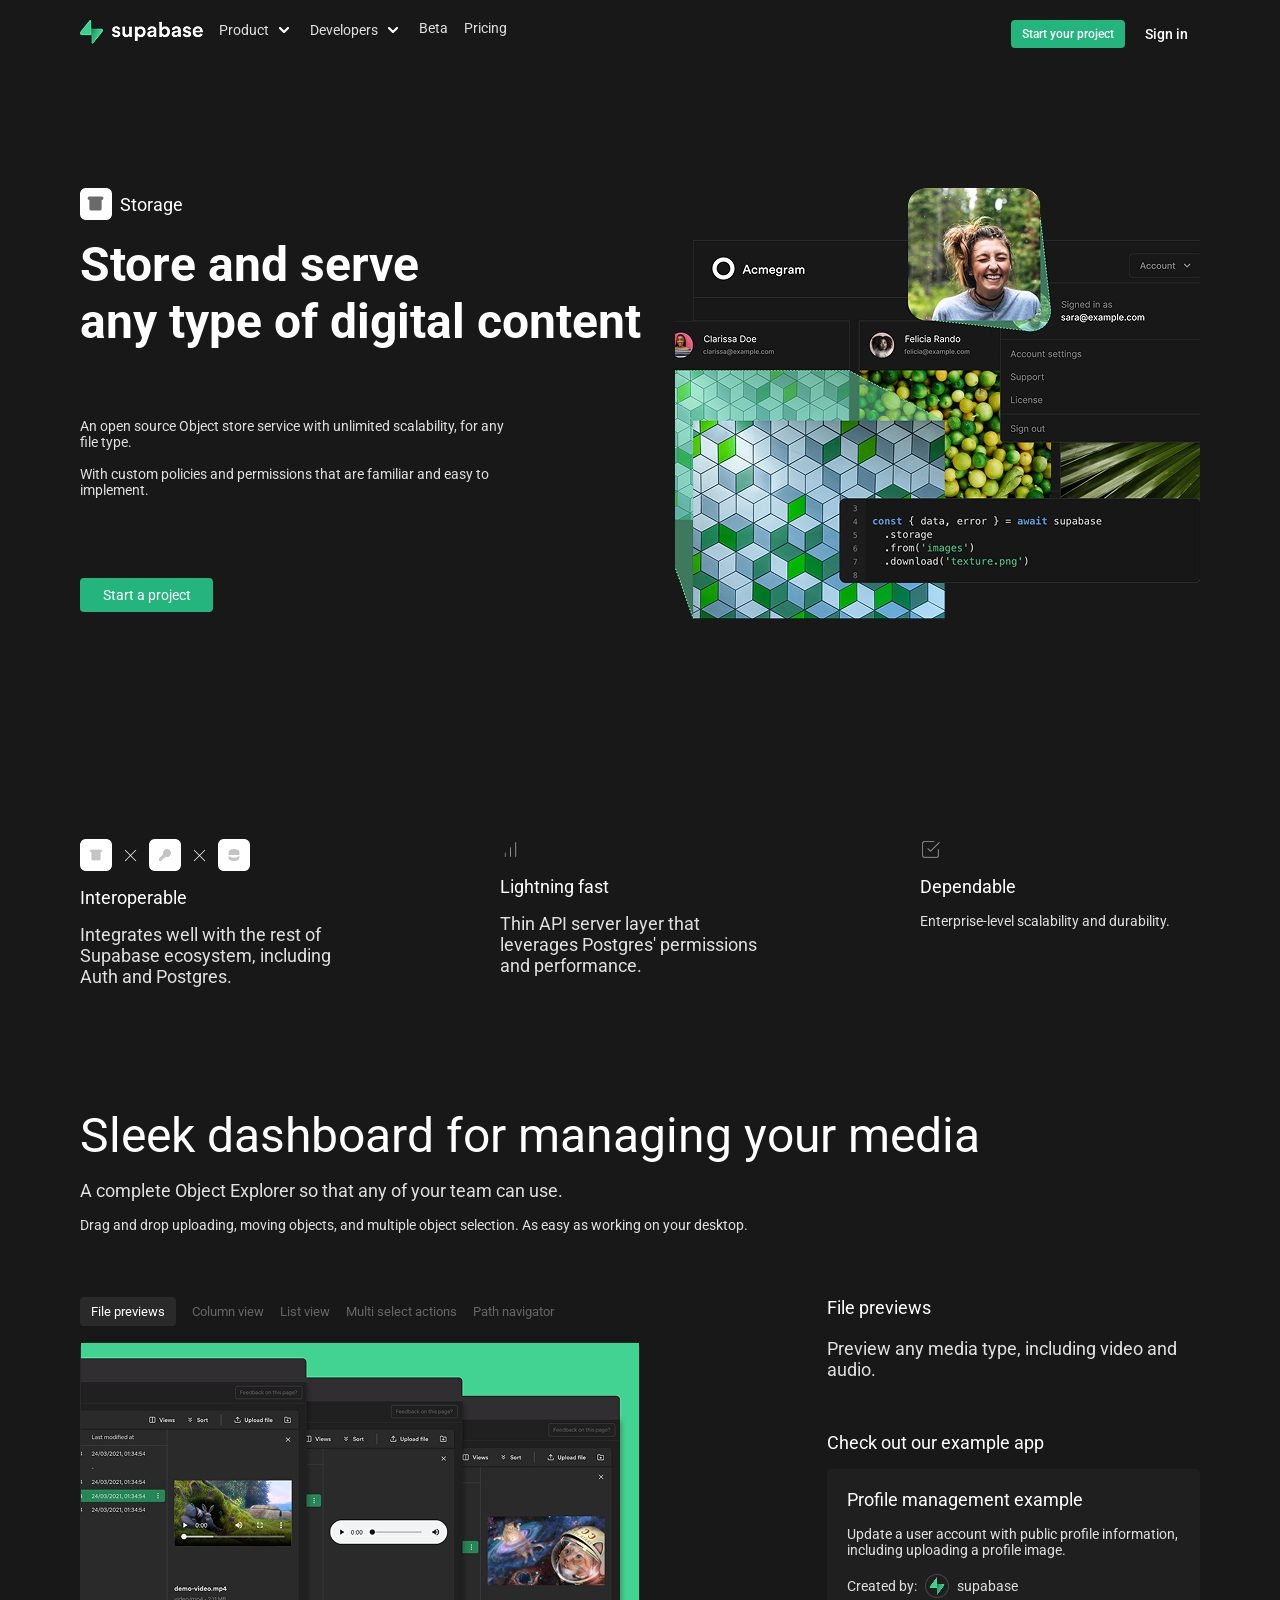
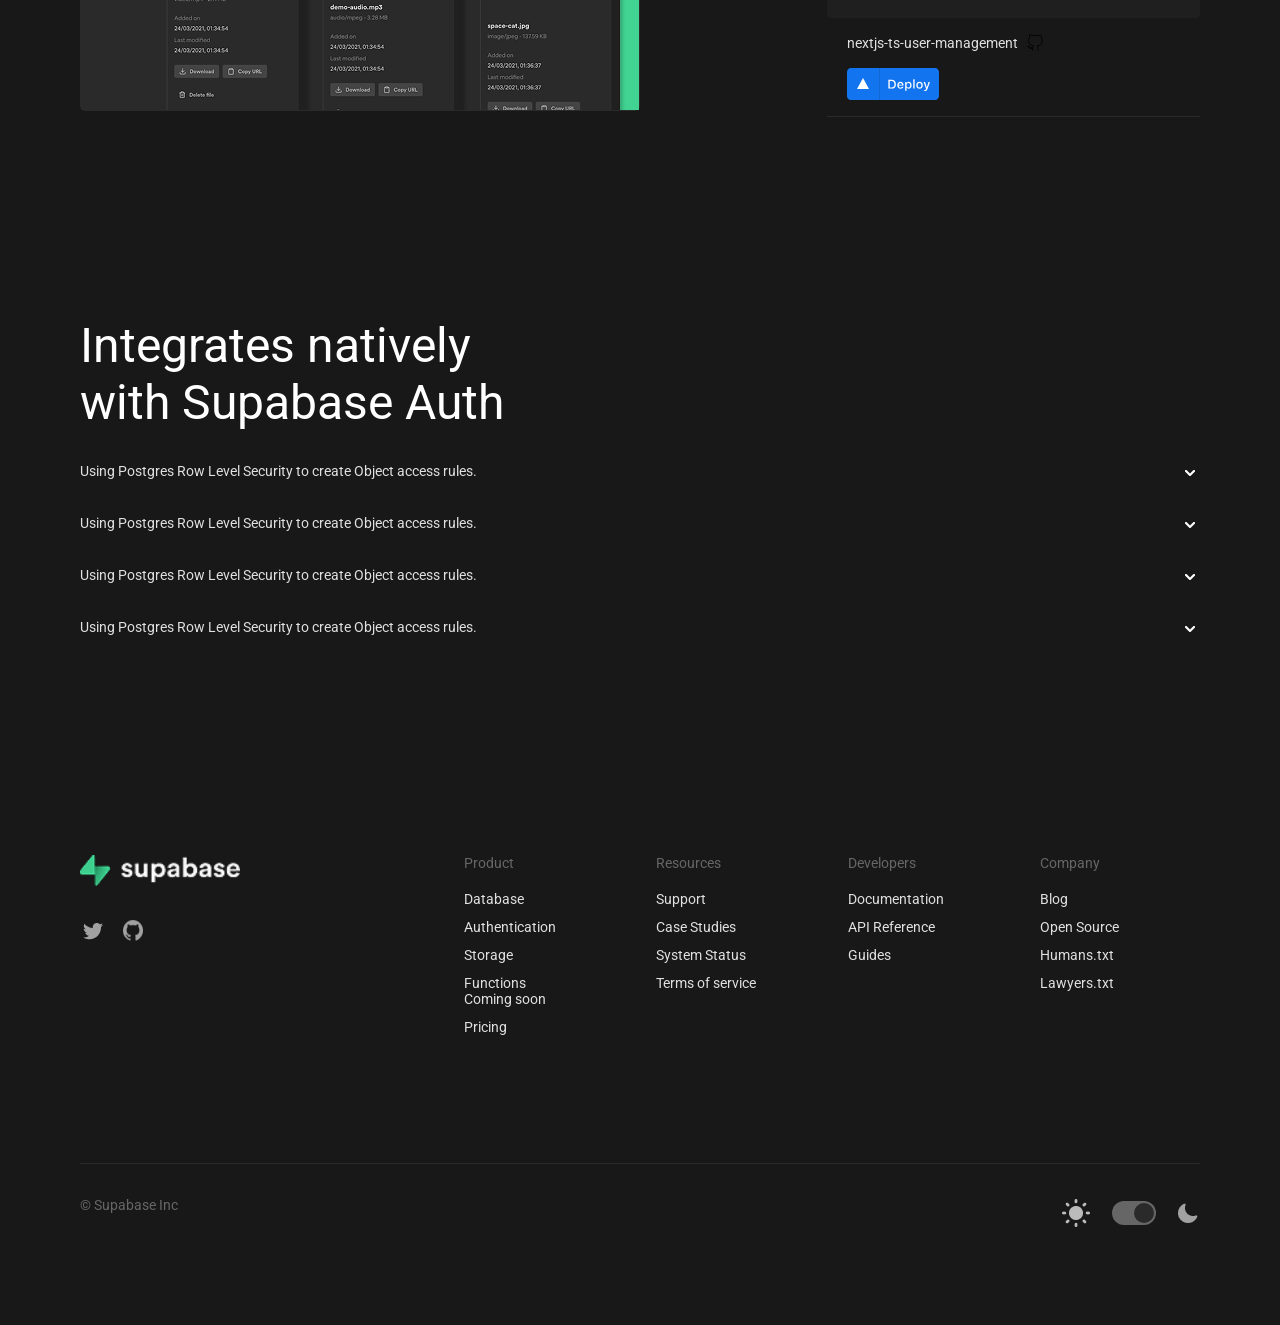
<file: index.html>
<!DOCTYPE html>
<html lang="en">
  <head>
    <meta charset="UTF-8" />
    <meta name="viewport" content="width=device-width, initial-scale=1.0" />
    <title>supabase</title>
    <link rel="stylesheet" href="css/style.css" />

    <link rel="preconnect" href="https://fonts.googleapis.com" />
    <link rel="preconnect" href="https://fonts.gstatic.com" crossorigin />
    <link
      href="https://fonts.googleapis.com/css2?family=Roboto:ital,wght@0,100..900;1,100..900&display=swap"
      rel="stylesheet"
    />
    <link rel="shortcut icon" href="img/flash.png" type="image/x-icon" />
  </head>
  <body>
    <!-- header -->
    <header>
      <div
        class="container width-100 flex-space-between header-block flex-center"
      >
        <div class="gap-block-16px">
          <a href="#"
            ><img class="reverse" src="img/logo.png" alt="" class="logo"
          /></a>

          <button
            onblur="visible(this)"
            onfocus="visible(this)"
            class="dropbase-menu"
          >
            <h2 class="dropbase-menu-title flex-center">
              Product <img class="reverse" src="img/arrow_bottom.png" alt="" />
            </h2>
            <div class="dropbase-menu-subblock none">
              <a href="#" class="dropbase-menu-link">Database</a>
              <a href="#" class="dropbase-menu-link">Authentication</a>
              <a href="#" class="dropbase-menu-link">Storage</a>
              <a href="#" class="dropbase-menu-link">Functions Coming soon</a>
              <a href="#" class="dropbase-menu-link">Pricing</a>
            </div>
          </button>

          <button
            onblur="visible(this)"
            onfocus="visible(this)"
            class="dropbase-menu"
          >
            <h2 class="dropbase-menu-title flex-center">
              Developers
              <img class="reverse" src="img/arrow_bottom.png" alt="" />
            </h2>
            <div class="dropbase-menu-subblock none">
              <a href="#" class="dropbase-menu-link">Documentation</a>
              <a href="#" class="dropbase-menu-link">API Reference</a>
              <a href="#" class="dropbase-menu-link">Guides</a>
            </div>
          </button>

          <a href="#" class="grey-link">Beta</a>
          <a href="#" class="grey-link">Pricing</a>
        </div>

        <div class="gap-block-8px flex-center">
          <button class="green-button">Start your project</button>
          <a href="#" onclick="auth();" class="white-link-button">Sign in</a>
        </div>
      </div>
    </header>
    <!-- header -->

    <!-- authorization -->
    <div class="modal-block flex-center-auth-reg auth-block none">
      <div onclick="auth();" class="block-for-close"></div>
      <div class="modal-subblock flex-column auth-subblock">
        <form class="modal-form gap-block-5px flex-column" method="post">
          <h2 class="modal-block-title">Authorization</h2>
          <div class="width-100">
            <input
              class="input"
              type="text"
              name="authLogin"
              id="authLogin"
              maxlength="50"
              placeholder="Login"
            />
            <p id="login-error" class="input-error-text none">login is empty</p>
          </div>
          <div class="width-100">
            <input
              class="input"
              type="password"
              id="authPassword"
              maxlength="50"
              name="authPassword"
              placeholder="Password"
            />
            <p id="password-error" class="input-error-text none">
              password is empty
            </p>
          </div>
          <input
            class="unactive-button top-modal-button modal-button"
            type="button"
            id="button-form-submit"
            value="Sign in"
          />
        </form>
        <button onclick="reg(); auth();" class="modal-button">
          Registration
        </button>
      </div>
    </div>
    <!-- authorization -->

    <!-- registration -->
    <div class="modal-block flex-center-auth-reg reg-block none">
      <div onclick="reg();" class="block-for-close"></div>
      <div class="modal-subblock flex-column reg-subblock gap-block-5px">
        <form class="modal-form gap-block-5px flex-column" method="post">
          <h2 class="modal-block-title">Registration</h2>
          <div class="width-100">
            <input
              class="input"
              type="text"
              name="regLogin"
              id="regLogin"
              maxlength="50"
              placeholder="Login"
            />
            <p id="reg-login-error" class="input-error-text none">
              login is empty
            </p>
          </div>

          <div class="width-100">
            <input
              class="input"
              type="password"
              name="regPassword"
              id="regPassword"
              maxlength="50"
              placeholder="Password"
            />
            <p id="reg-password-error" class="input-error-text none">
              password is empty
            </p>
            <p id="reg-password-length-error" class="input-error-text none">
              Password must be more than 8 characters long
            </p>
          </div>

          <div class="width-100">
            <input
              class="input"
              type="password"
              maxlength="50"
              id="passwordRepeat"
              name="regPasswordRepeat"
              placeholder="Repeat password"
            />
            <p id="password-reapeat-error" class="input-error-text none">
              The passwords do not match
            </p>
          </div>

          <p class="reg-text">
            I accept the terms
            <a class="reg-link" href="docs/termsOfUse.pdf">user agreement</a>
            and
            <a class="reg-link" href="docs/privacyPolicy.pdf">privacy policy</a>
          </p>
          <input
            class="unactive-button top-modal-button modal-button reg-button"
            id="reg-button-form-submit"
            type="button"
            value="Зарегистрироваться"
          />
        </form>
      </div>
    </div>
    <!-- registration -->

    <!-- main -->
    <main>
      <!-- banner -->
      <div class="my-120 container flex-space-between banner">
        <div class="left-banner-block flex-column gap-block-16px">
          <div class="gap-block-8px flex-center">
            <img class="reverse" src="img/drop.png" alt="" />
            <h2 class="p-bold-white">Storage</h2>
          </div>

          <h1 class="main-title banner-title">
            Store and serve <br />
            any type of digital content
          </h1>

          <p class="banner-p">
            An open source Object store service with unlimited scalability, for
            any file type.
          </p>
          <p class="banner-p">
            With custom policies and permissions that are familiar and easy to
            implement.
          </p>

          <button class="green-button button-banner">Start a project</button>
        </div>

        <div class="slider">
          <img
            class="slide active right-banner-block"
            src="img/image1.png"
            alt=""
          />
          <img class="slide right-banner-block" src="img/image2.png" alt="" />
          <img class="slide right-banner-block" src="img/image3.jpg" alt="" />
          <img class="slide right-banner-block" src="img/image4.png" alt="" />
          <img class="slide right-banner-block" src="img/image6.webp" alt="" />
        </div>
      </div>
      <!-- banner -->

      <!-- advantages -->
      <div class="my-120 container flex-space-between">
        <!-- card -->
        <div class="advantages-card flex-column gap-block-16px">
          <img
            class="reverse"
            src="img/icon_advantages1.png"
            alt=""
            class="advantages-img"
          />
          <h2 class="advantages-title">Interoperable</h2>
          <p class="p-medium">
            Integrates well with the rest of Supabase ecosystem, including Auth
            and Postgres.
          </p>
        </div>
        <!-- card -->

        <!-- card -->
        <div class="advantages-card flex-column gap-block-16px">
          <img src="img/icon_advantages2.png" alt="" class="advantages-img" />
          <h2 class="advantages-title">Lightning fast</h2>
          <p class="p-medium">
            Thin API server layer that leverages Postgres' permissions and
            performance.
          </p>
        </div>
        <!-- card -->

        <!-- card -->
        <div class="advantages-card flex-column gap-block-16px">
          <img src="img/icon_advantages3.png" alt="" class="advantages-img" />
          <h2 class="advantages-title">Dependable</h2>
          <p class="p-low">Enterprise-level scalability and durability.</p>
        </div>
        <!-- card -->
      </div>
      <!-- advantages -->

      <!-- dashboard -->
      <div class="my-120 gap-block-16px container flex-column">
        <h2 class="main-title">Sleek dashboard for managing your media</h2>
        <p class="p-medium">
          A complete Object Explorer so that any of your team can use.
        </p>
        <p class="p-low">
          Drag and drop uploading, moving objects, and multiple object
          selection. As easy as working on your desktop.
        </p>
        <div class="flex-space-between dashboard-subblock">
          <div class="left-dashboard gap-block-16px flex-column">
            <div class="gap-block-16px">
              <button
                onclick="tabIndexSelect('img/image2.png', 0)"
                class="dashboard-button dashboard-button-active"
              >
                File previews
              </button>
              <button
                onclick="tabIndexSelect('img/image3.jpg', 1)"
                class="dashboard-button"
              >
                Column view
              </button>
              <button
                onclick="tabIndexSelect('img/image4.png', 2)"
                class="dashboard-button"
              >
                List view
              </button>
              <button
                onclick="tabIndexSelect('img/image5.png', 3)"
                class="dashboard-button"
              >
                Multi select actions
              </button>
              <button
                onclick="tabIndexSelect('img/image6.webp', 4)"
                class="dashboard-button"
              >
                Path navigator
              </button>
            </div>
            <img class="dashboard-img" src="img/image2.png" alt="" />
          </div>

          <div class="rigth-flex-block">
            <div
              class="right-dashboard gap-block-16px flex-column right-active"
            >
              <p class="p-bold-white">File previews</p>
              <p class="p-medium padding-text">
                Preview any media type, including video and audio.
              </p>
              <div class="right-dashboard-block gap-block-16px flex-column">
                <p class="p-bold-white">Check out our example app</p>
                <div
                  class="right-dashboard-subblock-one flex-column gap-block-16px"
                >
                  <p class="p-bold-white">Profile management example</p>
                  <p class="p-low">
                    Update a user account with public profile information,
                    including uploading a profile image.
                  </p>
                  <p class="p-low gap-block-8px flex-center">
                    Created by:<img src="img/flash.png" alt="" />supabase
                  </p>
                </div>
                <p class="p-low paddin-20px-left flex-center gap-block-8px">
                  nextjs-ts-user-management <img src="img/cat.png" alt="" />
                </p>
                <button class="right-dashboard-button paddin-20px-left">
                  <img src="img/button.svg" alt="" />
                </button>
                <div class="line"></div>
              </div>
            </div>

            <div class="right-dashboard gap-block-16px flex-column">
              <p class="p-bold-white">Column view</p>
              <p class="p-medium padding-text">
                A hierarchical display that presents folders and files in
                columns.
              </p>
              <div class="right-dashboard-block gap-block-16px flex-column">
                <p class="p-bold-white">Check out our example app</p>
                <div
                  class="right-dashboard-subblock-one flex-column gap-block-16px"
                >
                  <p class="p-bold-white">Profile management example</p>
                  <p class="p-low">
                    Update a user account with public profile information,
                    including uploading a profile image.
                  </p>
                  <p class="p-low gap-block-8px flex-center">
                    Created by:<img src="img/flash.png" alt="" />supabase
                  </p>
                </div>
                <p class="p-low paddin-20px-left flex-center gap-block-8px">
                  nextjs-ts-user-management <img src="img/cat.png" alt="" />
                </p>
                <button class="right-dashboard-button paddin-20px-left">
                  <img src="img/button.svg" alt="" />
                </button>
                <div class="line"></div>
              </div>
            </div>

            <div class="right-dashboard gap-block-16px flex-column">
              <p class="p-bold-white">List view</p>
              <p class="p-medium padding-text">
                A format displaying files and folders in a linear list.
              </p>
              <div class="right-dashboard-block gap-block-16px flex-column">
                <p class="p-bold-white">Check out our example app</p>
                <div
                  class="right-dashboard-subblock-one flex-column gap-block-16px"
                >
                  <p class="p-bold-white">Profile management example</p>
                  <p class="p-low">
                    Update a user account with public profile information,
                    including uploading a profile image.
                  </p>
                  <p class="p-low gap-block-8px flex-center">
                    Created by:<img src="img/flash.png" alt="" />supabase
                  </p>
                </div>
                <p class="p-low paddin-20px-left flex-center gap-block-8px">
                  nextjs-ts-user-management <img src="img/cat.png" alt="" />
                </p>
                <button class="right-dashboard-button paddin-20px-left">
                  <img src="img/button.svg" alt="" />
                </button>
                <div class="line"></div>
              </div>
            </div>

            <div class="right-dashboard gap-block-16px flex-column">
              <p class="p-bold-white">Multi select actions</p>
              <p class="p-medium padding-text">
                A capability that allows users to select multiple files or
                folders simultaneously.
              </p>
              <div class="right-dashboard-block gap-block-16px flex-column">
                <p class="p-bold-white">Check out our example app</p>
                <div
                  class="right-dashboard-subblock-one flex-column gap-block-16px"
                >
                  <p class="p-bold-white">Profile management example</p>
                  <p class="p-low">
                    Update a user account with public profile information,
                    including uploading a profile image.
                  </p>
                  <p class="p-low gap-block-8px flex-center">
                    Created by:<img src="img/flash.png" alt="" />supabase
                  </p>
                </div>
                <p class="p-low paddin-20px-left flex-center gap-block-8px">
                  nextjs-ts-user-management <img src="img/cat.png" alt="" />
                </p>
                <button class="right-dashboard-button paddin-20px-left">
                  <img src="img/button.svg" alt="" />
                </button>
                <div class="line"></div>
              </div>
            </div>

            <div class="right-dashboard gap-block-16px flex-column">
              <p class="p-bold-white">Path navigator</p>
              <p class="p-medium padding-text">
                A visual representation or tool that shows the user’s current
                location in the file system hierarchy.
              </p>
              <div class="right-dashboard-block gap-block-16px flex-column">
                <p class="p-bold-white">Check out our example app</p>
                <div
                  class="right-dashboard-subblock-one flex-column gap-block-16px"
                >
                  <p class="p-bold-white">Profile management example</p>
                  <p class="p-low">
                    Update a user account with public profile information,
                    including uploading a profile image.
                  </p>
                  <p class="p-low gap-block-8px flex-center">
                    Created by:<img src="img/flash.png" alt="" />supabase
                  </p>
                </div>
                <p class="p-low paddin-20px-left flex-center gap-block-8px">
                  nextjs-ts-user-management <img src="img/cat.png" alt="" />
                </p>
                <button class="right-dashboard-button paddin-20px-left">
                  <img src="img/button.svg" alt="" />
                </button>
                <div class="line"></div>
              </div>
            </div>
          </div>
        </div>
      </div>
      <!-- dashboard -->

      <!-- faq -->
      <div class="my-120 container flex-column gap-block-32px">
        <h2 class="main-title">
          Integrates natively <br />
          with Supabase Auth
        </h2>
        <!-- questions -->
        <div
          tabindex="1"
          onblur="visible(this)"
          onfocus="visible(this)"
          class="faq-questions"
        >
          <div class="faq-question-title flex-space-between">
            <p class="p-low">
              Using Postgres Row Level Security to create Object access rules.
            </p>
            <img class="reverse" src="img/arrow_bottom.png" alt="" />
          </div>
          <div class="faq-question-answer none">
            <p class="p-low">
              Storage Authorization is built around Postgres so that you can use
              any combination of SQL, Postgres functions, and even your own
              metadata to write policies.Storage Authorization is built around
              Postgres so that you can use any combination of SQL, Postgres
              functions, and even your own metadata to write policies.Storage is
              built around Postgres so that you can use any combination of SQL,
              Postgres functions, and even your own metadata to write policies.
            </p>
            <button class="faq-button gap-block-8px">
              <img class="reverse" src="img/arrow.png" alt="" />
              Expore documentation
            </button>
          </div>
        </div>
        <!-- questions -->

        <!-- questions -->
        <div
          tabindex="2"
          onblur="visible(this)"
          onfocus="visible(this)"
          class="faq-questions"
        >
          <div class="faq-question-title flex-space-between">
            <p class="p-low">
              Using Postgres Row Level Security to create Object access rules.
            </p>
            <img class="reverse" src="img/arrow_bottom.png" alt="" />
          </div>
          <div class="faq-question-answer none">
            <p class="p-low">
              Storage Authorization is built around Postgres so that you can use
              any combination of SQL, Postgres functions, and even your own
              metadata to write policies.Storage Authorization is built around
              Postgres so that you can use any combination of SQL, Postgres
              functions, and even your own metadata to write policies.Storage is
              built around Postgres so that you can use any combination of SQL,
              Postgres functions, and even your own metadata to write policies.
            </p>
            <button class="faq-button gap-block-8px">
              <img class="reverse" src="img/arrow.png" alt="" />
              Expore documentation
            </button>
          </div>
        </div>
        <!-- questions -->

        <!-- questions -->
        <div
          tabindex="3"
          onblur="visible(this)"
          onfocus="visible(this)"
          class="faq-questions"
        >
          <div class="faq-question-title flex-space-between">
            <p class="p-low">
              Using Postgres Row Level Security to create Object access rules.
            </p>
            <img class="reverse" src="img/arrow_bottom.png" alt="" />
          </div>
          <div class="faq-question-answer none">
            <p class="p-low">
              Storage Authorization is built around Postgres so that you can use
              any combination of SQL, Postgres functions, and even your own
              metadata to write policies.Storage Authorization is built around
              Postgres so that you can use any combination of SQL, Postgres
              functions, and even your own metadata to write policies.Storage is
              built around Postgres so that you can use any combination of SQL,
              Postgres functions, and even your own metadata to write policies.
            </p>
            <button class="faq-button gap-block-8px">
              <img class="reverse" src="img/arrow.png" alt="" />
              Expore documentation
            </button>
          </div>
        </div>
        <!-- questions -->

        <!-- questions -->
        <div
          tabindex="4"
          onblur="visible(this)"
          onfocus="visible(this)"
          class="faq-questions"
        >
          <div class="faq-question-title flex-space-between">
            <p class="p-low">
              Using Postgres Row Level Security to create Object access rules.
            </p>
            <img class="reverse" src="img/arrow_bottom.png" alt="" />
          </div>
          <div class="faq-question-answer none">
            <p class="p-low">
              Storage Authorization is built around Postgres so that you can use
              any combination of SQL, Postgres functions, and even your own
              metadata to write policies.Storage Authorization is built around
              Postgres so that you can use any combination of SQL, Postgres
              functions, and even your own metadata to write policies.Storage is
              built around Postgres so that you can use any combination of SQL,
              Postgres functions, and even your own metadata to write policies.
            </p>
            <button class="faq-button gap-block-8px">
              <img class="reverse" src="img/arrow.png" alt="" />
              Expore documentation
            </button>
          </div>
        </div>
        <!-- questions -->
      </div>
      <!-- faq -->
    </main>
    <!-- main -->

    <!-- footer -->
    <footer class="my-120 container width-100 flex-column">
      <div class="width-100 footer-block flex-space-between gap-block-32px">
        <div class="footer-logo-block flex-column gap-block-32px">
          <img src="img/logo.png" alt="" class="footer-logo reverse" />
          <div class="gap-block-16px">
            <img src="img/twitter.png" alt="" />
            <img src="img/git.png" alt="" />
          </div>
        </div>

        <div class="flex-space-between gap-block-32px">
          <!-- footer-links -->
          <div class="footer-links flex-column gap-block-12px">
            <h2 class="footer-link-title">Product</h2>
            <a class="p-low" href="#">Database</a>
            <a class="p-low" href="#">Authentication</a>
            <a class="p-low" href="#">Storage</a>
            <a class="p-low" href="#"
              >Functions <br />
              Coming soon</a
            >
            <a class="p-low" href="#">Pricing</a>
          </div>
          <!-- footer-links -->

          <!-- footer-links -->
          <div class="footer-links flex-column gap-block-12px">
            <h2 class="footer-link-title">Resources</h2>
            <a class="p-low" href="#">Support</a>
            <a class="p-low" href="#">Case Studies</a>
            <a class="p-low" href="#">System Status</a>
            <a class="p-low" href="#">Terms of service</a>
          </div>
          <!-- footer-links -->

          <!-- footer-links -->
          <div class="footer-links flex-column gap-block-12px">
            <h2 class="footer-link-title">Developers</h2>
            <a class="p-low" href="#">Documentation</a>
            <a class="p-low" href="#">API Reference</a>
            <a class="p-low" href="#">Guides</a>
          </div>
          <!-- footer-links -->

          <!-- footer-links -->
          <div class="footer-links flex-column gap-block-12px">
            <h2 class="footer-link-title">Company</h2>
            <a class="p-low" href="#">Blog</a>
            <a class="p-low" href="#">Open Source</a>
            <a class="p-low" href="#">Humans.txt</a>
            <a class="p-low" href="#">Lawyers.txt</a>
          </div>
          <!-- footer-links -->
        </div>
      </div>
      <div class="footer-line line"></div>
      <div class="footer-block flex-space-between">
        <a href="#" class="footer-link-title copy-title"> © Supabase Inc </a>
        <div class="theme-block">
          <img src="img/sun.png" alt="" />
          <div onclick="themeSwap(this)" class="theme-toggle-wraper">
            <div class="theme-toggle"></div>
          </div>
          <img src="img/moon.png" alt="" />
        </div>
      </div>
    </footer>
    <!-- footer -->

    <script src="js/main.js"></script>
  </body>
</html>
</file>
<file: css/style.css>
/* variable */
:root {
    --main-color-dark-grey: #2A2A2A;
    --main-color-dark-grey-2: #1F1F1F;
    --main-color-grey: #E0E0E0;
    --main-color-black: black;
    --main-color-white: white;
    --main-color-grey-2: #666666;
    --main-color-green: #24B47E;
    --main-background: #181818;
    --main-modal-background: #27262653;
}

.light-theme {
    --main-color-dark-grey: rgb(213, 213, 213);
    --main-color-dark-grey-2: rgb(224, 224, 224);
    --main-color-grey: rgb(31, 31, 31);
    --main-color-black: white;
    --main-color-white: black;
    --main-color-grey-2: rgb(153, 153, 153);
    --main-color-green: #24B47E;
    --main-background: rgb(231, 231, 231);
    --main-modal-background: #6c6c6ccc;
}



/* zeroing */
* {
    padding: 0;
    margin: 0;
    scroll-behavior: smooth;
    transition: all .5s;
    box-sizing: border-box;
    font-family: "Roboto", Arial, sans-serif;
    text-decoration: none;
    font-weight: 400;
    list-style: none;
}

a,
button {
    cursor: pointer;
    outline: none;
    border: none;
    background: none;
    border: none;
}



/* conatiner-templates */
.container {
    max-width: 1120px;
    margin: 0 auto;
}

.my-120 {
    margin-top: 120px;
}

.flex-space-between {
    display: flex;
    width: 100%;
    justify-content: space-between;
}

.width-100 {
    width: 100%;
}

.flex-column {
    display: flex;
    width: 100%;
    flex-direction: column;
}

.gap-block-28px {
    display: flex;
    gap: 28px;
}

.gap-block-16px {
    display: flex;
    gap: 16px;
}

.gap-block-12px {
    display: flex;
    gap: 12px;
}

.gap-block-8px {
    display: flex;
    gap: 8px;
}

.gap-block-32px {
    display: flex;
    gap: 32px;
}

.gap-block-5px {
    display: flex;
    gap: 5px;
}

.flex-center {
    display: flex;
    align-items: center;
}

.none {
    height: 0 !important;
    overflow: hidden;
    display: flex;
    padding: 0px !important;
}

.rotate {
    transform: rotateX(180deg);
}

body {
    background: var(--main-background);
}



/* text */
.p-medium {
    font-size: 18px;
    color: var(--main-color-grey);
}

.p-low {
    font-size: 14px;
    color: var(--main-color-grey);
}

.main-title {
    color: var(--main-color-white);
    font-size: 48px;
}

.p-bold-white {
    font-size: 18px;
    color: var(--main-color-white);
}

.banner-p {
    font-size: 14px;
    color: var(--main-color-grey);
    max-width: 441px;
}

.banner-title {
    font-weight: 700;
    margin-bottom: 52px;
}

.copy-title {
    font-size: 16px;
    color: var(--main-color-grey-2);
}

.advantages-title {
    font-size: 18px;
    color: var(--main-color-white);
}

.footer-link-title {
    font-size: 14px;
    color: var(--main-color-grey-2);
    margin-bottom: 8px;
}

.faq-question-title {
    font-size: 14px;
    color: var(--main-color-grey);
}

.dropbase-menu-title {
    display: flex;
    gap: 5px;
    font-size: 14px;
    color: var(--main-color-grey);
}



/* container */
.banner {
    margin-bottom: 220px;
}

.left-banner-block {
    max-width: 566px;
    width: 100%;
}

.right-banner-block {
    max-width: 525px;
    width: 100%;
    max-height: 431px;
    object-fit: cover;
}

.footer-logo-block {
    max-width: 352px;
    width: 100%;
}

.theme-block {
    gap: 20px;
    display: flex;
    align-items: center;
}

.footer-logo {
    width: 160px;
    height: 31px;
}

.logo {
    width: 123px;
    height: 24px;
}

.line {
    height: 1px;
    width: 100%;
    background: var(--main-color-dark-grey);
}

.footer-line {
    margin-top: 128px;
    margin-bottom: 33px;
}

.advantages-card {
    width: 280px;
}

.right-dashboard {
    max-width: 373px;
    width: 100%;
    height: 0;
    overflow: hidden;
    opacity: 0;
}

.right-active {
    height: 500px;
    opacity: 1;
}

.left-dashboard {
    max-width: 560px;
    width: 100%;
}

footer {
    padding: 96px 0;
}

.header-block {
    padding: 20px 0;
}

.dashboard-subblock {
    margin-top: 48px;
}

.dashboard-img {
    object-fit: contain;
    max-width: 560px;
    height: 369px;
}

.img-reverse {
    filter: invert(0.3);
}

.right-dashboard-subblock-one {
    padding: 20px;
    background: var(--main-color-dark-grey-2);
    border-radius: 4px;
}

.padding-text {
    margin-top: 4px;
    margin-bottom: 36px;
}

.paddin-20px-left {
    margin-left: 20px;
}



/* button-click-element-link */
.green-button {
    background: var(--main-color-green);
    border-radius: 4px;
    font-size: 12px;
    padding: 7px 11px;
    font-weight: 500;
    color: white;
}

.green-button:hover {
    box-shadow: 0px 0px 10px var(--main-color-green);
}

.white-link-button {
    font-size: 14px;
    font-weight: 500;
    padding: 4px 12px;
    color: var(--main-color-white);
}

.white-link-button:hover {
    color: var(--main-color-green);
}

.button-banner {
    font-size: 14px;
    padding: 9px 17px;
    font-weight: 400;
    margin-top: 64px;
    max-width: 133px;
}

.dropbase-menu {
    position: relative;
    height: 20px;
}

.grey-link {
    font-size: 14px;
    color: var(--main-color-grey);
}

.grey-link:hover {
    color: var(--main-color-green);
}

.faq-questions {
    cursor: pointer;
    outline: none;
}

.faq-question-answer {
    padding: 30px 0px;
    display: flex;
    flex-direction: column;
    gap: 20px;
}

.theme-toggle-wraper {
    width: 44px;
    height: 24px;
    border-radius: 20px;
    background-color: var(--main-color-grey-2);
    padding: 2px;
    cursor: pointer;
}

.dropbase-menu-subblock {
    position: absolute;
    padding: 15px;
    background: var(--main-color-dark-grey-2);
    border-radius: 10px;
    display: flex;
    flex-direction: column;
    gap: 10px;
}

.faq-button {
    width: 220px;
    padding: 9px 13px;
    background: var(--main-color-dark-grey);
    border-radius: 4px;
    font-size: 16px;
    color: var(--main-color-white);
}

.faq-button:hover {
    box-shadow: 0px 0px 10px var(--main-color-dark-grey);
}

.theme-toggle {
    width: 20px;
    height: 20px;
    border-radius: 50%;
    background: var(--main-color-dark-grey);
    position: relative;
    left: 20px;
}

.theme-toggle-active {
    left: 0px;
}

.dropbase-menu-link {
    color: var(--main-color-white);
    font-size: 14px;
}

.dropbase-menu-link:hover {
    color: var(--main-color-green);
}

.dashboard-button {
    border-radius: 4px;
    padding: 7px 0px;
    background: transparent;
    color: var(--main-color-grey-2);
}

.dashboard-button:hover {
    color: var(--main-color-white);
}

.dashboard-button-active {
    padding: 7px 11px;
    background: var(--main-color-dark-grey);
    color: var(--main-color-white);
}

.right-dashboard-button {
    width: 92px;
    height: 32px;
    border-radius: 4px;
}

.right-dashboard-button:hover {
    box-shadow: 0px 0px 10px #1269D3;
}

.footer-links a:hover {
    color: var(--main-color-green);
}

.copy-title:hover {
    color: var(--main-color-white);
}


/* slider */
.slider {
    position: relative;
    overflow: hidden;
    display: flex;
    max-height: 589px;
}

.slide {
    width: 0;
    padding: 0;
    overflow: hidden;
}

.slide.active {
    width: 1120px;
}

/* authoriation */
.modal-block {
    position: fixed;
    top: 0;
    background: rgba(0, 0, 0, 0.4);
    width: 100%;
    height: 100vh;
    z-index: 3;
}

.modal-subblock {
    border-radius: 10px;
    padding: 30px;
    width: 320px;
    z-index: 5;
}

.block-for-close {
    position: absolute;
    z-index: 4;
    width: 100%;
    height: 100vh;
}

.flex-center-auth-reg {
    display: flex;
    justify-content: center;
    align-items: center;
}

.input {
    width: 100%;
    height: 50px;
    border-radius: 10px;
    border: none;
    border-bottom: 2px var(--main-color-green) solid;
    padding: 7px 20px;
    font-size: 14px;
    outline: none;
    background: transparent;
    color: white;
}

.input:focus {
    transform: scale(1.05);
}

.input::placeholder {
    color: var(--main-color-gray);
}

.modal-subblock {
    background: var(--main-color-dark-grey);
    display: flex;
    flex-direction: column;
    align-items: center;
    color: white;
    backdrop-filter: blur(40px);
    background: var(--main-modal-background);
}

.modal-form {
    display: flex;
    gap: 10px;
}

.modal-button {
    padding: 7px 15px;
    color: var(--main-color-black);
    background: var(--main-color-white);
    border-radius: 10px;
    outline: none;
    width: 100%;
    border: 2px solid transparent;
    font-size: 16px;
}

.modal-button:hover {
    background: transparent;
    color: var(--main-color-green);
    border: 2px solid var(--main-color-green);
}

.top-modal-button {
    margin-top: 30px;
    margin-bottom: 10px;
    background: var(--main-color-green);
    color: white;
}

.modal-block-title {
    text-align: center;
    margin-bottom: 10px;
}

.reg-text {
    font-size: 11px;
}

.reg-link {
    color: var(--main-color-green);
}

.reg-button {
    margin-bottom: 0;
}
</file>
